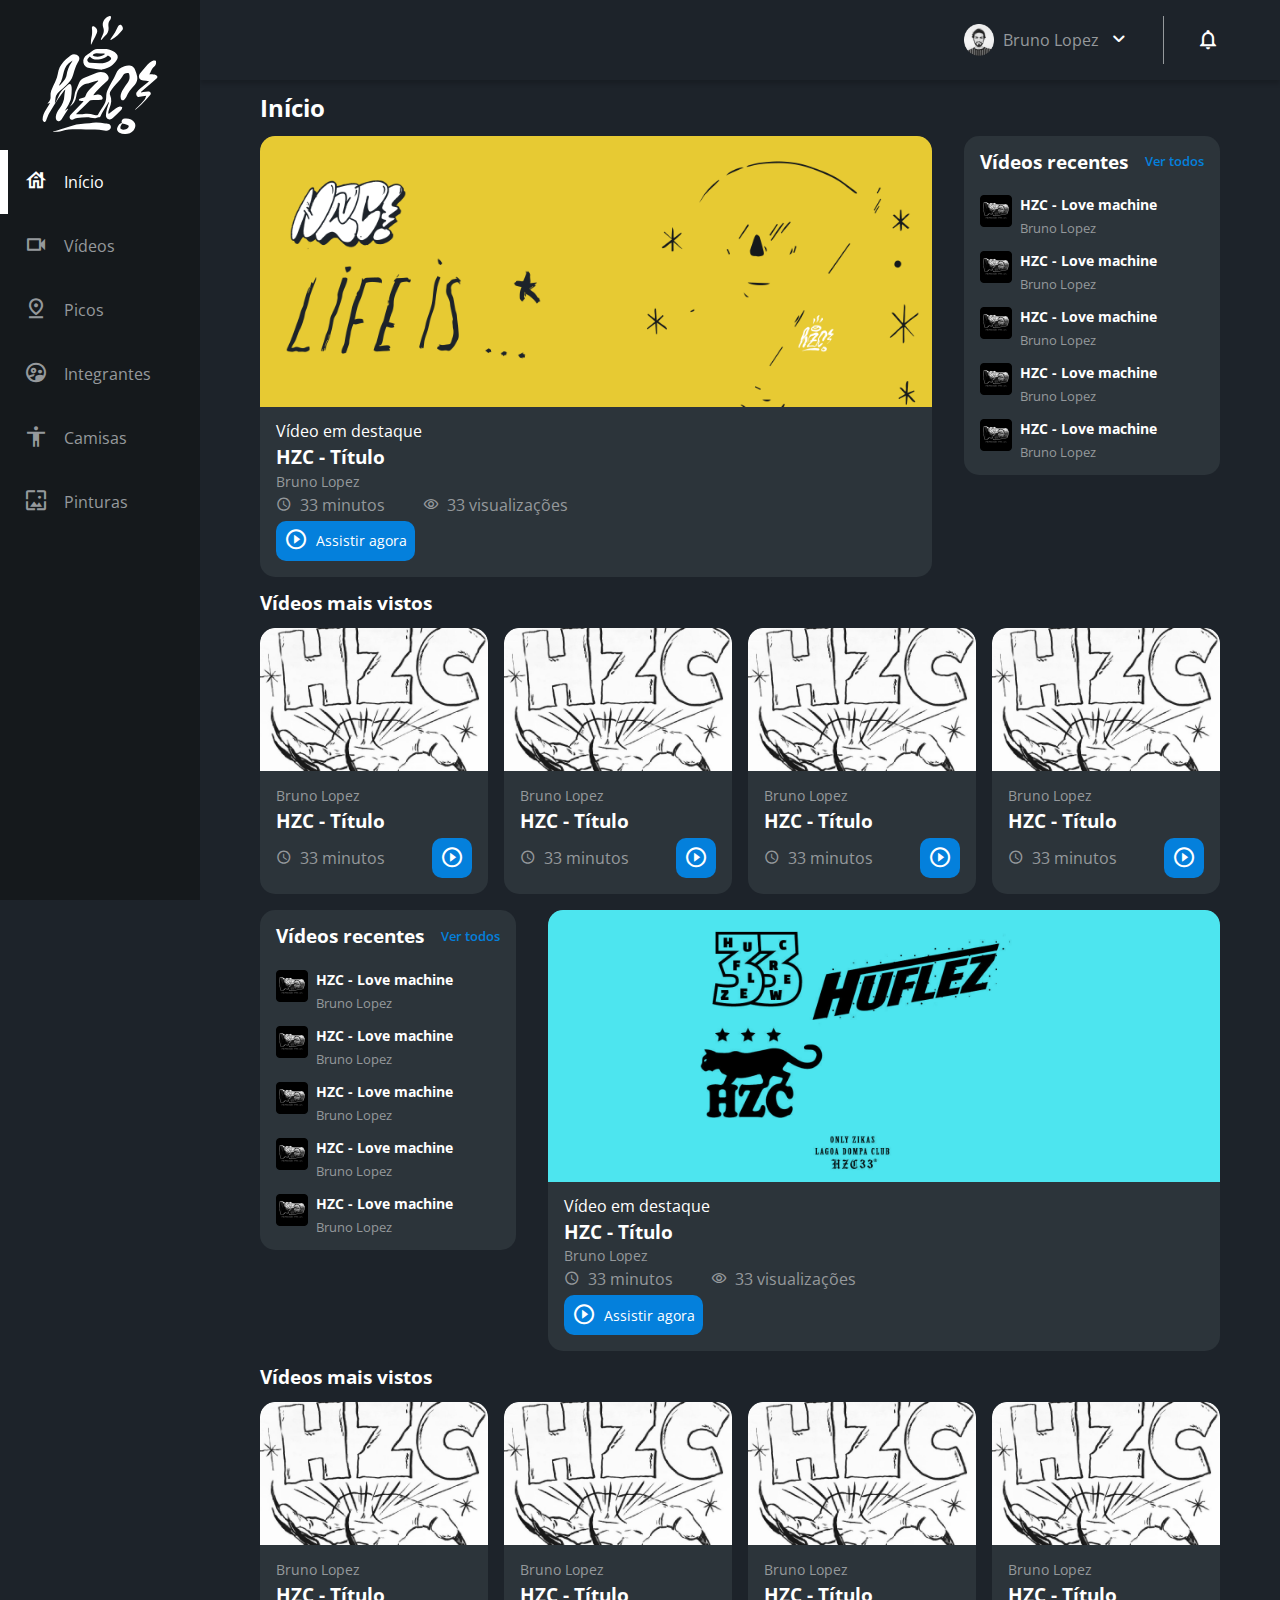
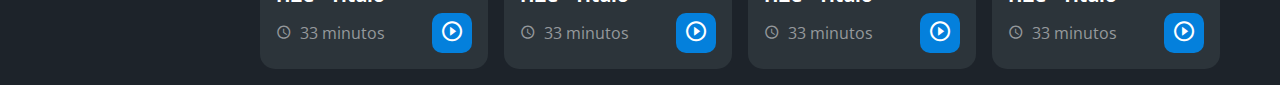
<file: index.html>
<!DOCTYPE html>
<html lang="pt-br">
<head>
    <meta charset="UTF-8">
    <meta http-equiv="X-UA-Compatible" content="IE=edge">
    <meta name="viewport" content="width=device-width, initial-scale=1.0">
    <title>HZC | Home</title>
    <link rel="preconnect" href="https://fonts.googleapis.com">
    <link rel="preconnect" href="https://fonts.gstatic.com" crossorigin>
    <link rel="stylesheet" href="https://fonts.googleapis.com/css2?family=Open+Sans:wght@400;600;700&display=swap">
    <link rel="stylesheet" href="assets/css/reset.css">
    <link rel="stylesheet" href="assets/css/estilos.css">
</head>
<body>
    <header class="cabecalho">
        <button class="cabecalho__menu" aria-label="Menu"><i></i></button>
        <img src="assets/img/logo.svg" alt="Logotipo da HZC" class="cabecalho__logo">
        <p class="cabecalho__perfil">Bruno Lopez</p>
        <button class="cabecalho__notificacao" aria-label="Notificação"><i></i></button>
    </header>
    <nav class="menu-lateral">
        <img src="assets/img/logo.svg" alt="Logotipo da HZC" class="menu-lateral__logo">
        <a href="#" class="menu-lateral__link menu-lateral__link--inicio menu-lateral__link--ativo">Início</a>
        <a href="#" class="menu-lateral__link menu-lateral__link--videos">Vídeos</a>
        <a href="#" class="menu-lateral__link menu-lateral__link--picos">Picos</a>
        <a href="#" class="menu-lateral__link menu-lateral__link--integrantes">Integrantes</a>
        <a href="#" class="menu-lateral__link menu-lateral__link--camisas">Camisas</a>
        <a href="#" class="menu-lateral__link menu-lateral__link--pinturas">Pinturas</a>
    </nav>
    <main class="principal">
        <h2 class="titulo-pagina">Início</h2>
        <article class="cartao cartao--destaque destaque-video">
            <img src="assets/img/banner-mobile_1.png" alt="Banner do cartao" class="cartao__imagem cartao__imagem--mobile">
            <img src="assets/img/banner_1.png" alt="Banner do cartao" class="cartao__imagem cartao__imagem--desktop">
            <div class="cartao__conteudo">
                <p class="cartao__destaque">Vídeo em destaque</p>
                <h3 class="cartao__titulo">HZC - Título</h3>
                <p class="cartao__perfil">Bruno Lopez</p>
                <p class="cartao__info cartao__info--tempo">33 minutos</p>
                <p class="cartao__info cartao__info--visualizacao">33 visualizações</p>
                <button class="cartao__botao cartao__botao--play cartao__botao--destaque">Assistir agora</button>
            </div>
        </article>
        <article class="cartao cartao--recentes videos-recentes">
            <h3 class="cartao__titulo">Vídeos recentes</h3>
            <a href="#" class="cartao__link">Ver todos</a>
            <ul class="cartao__lista">
                <li class="cartao__item">
                    <img src="assets/img/miniatura_1.png" alt="Thumbnail" class="cartao__item-thumbnail">
                    <h4 class="cartao__item-titulo">HZC - Love machine</h4>
                    <p class="cartao__item-perfil">Bruno Lopez</p>
                </li>
                <li class="cartao__item">
                    <img src="assets/img/miniatura_1.png" alt="Thumbnail" class="cartao__item-thumbnail">
                    <h4 class="cartao__item-titulo">HZC - Love machine</h4>
                    <p class="cartao__item-perfil">Bruno Lopez</p>
                </li>
                <li class="cartao__item">
                    <img src="assets/img/miniatura_1.png" alt="Thumbnail" class="cartao__item-thumbnail">
                    <h4 class="cartao__item-titulo">HZC - Love machine</h4>
                    <p class="cartao__item-perfil">Bruno Lopez</p>
                </li>
                <li class="cartao__item">
                    <img src="assets/img/miniatura_1.png" alt="Thumbnail" class="cartao__item-thumbnail">
                    <h4 class="cartao__item-titulo">HZC - Love machine</h4>
                    <p class="cartao__item-perfil">Bruno Lopez</p>
                </li>
                <li class="cartao__item">
                    <img src="assets/img/miniatura_1.png" alt="Thumbnail" class="cartao__item-thumbnail">
                    <h4 class="cartao__item-titulo">HZC - Love machine</h4>
                    <p class="cartao__item-perfil">Bruno Lopez</p>
                </li>
            </ul>
        </article>
        <section class="secao secao-videos">
            <h3 class="titulo-secao">Vídeos mais vistos</h3>
            <article class="cartao">
                <img src="assets/img/video_1.png" alt="Vídeo" class="cartao__imagem">
                <div class="cartao__conteudo">
                    <p class="cartao__perfil">Bruno Lopez</p>
                    <h3 class="cartao__titulo">HZC - Título</h3>
                    <p class="cartao__info cartao__info--tempo">33 minutos</p>
                    <button class="cartao__botao cartao__botao--play" aria-label="Assistir agora"></button>
                </div>
            </article>
            <article class="cartao">
                <img src="assets/img/video_1.png" alt="Vídeo" class="cartao__imagem">
                <div class="cartao__conteudo">
                    <p class="cartao__perfil">Bruno Lopez</p>
                    <h3 class="cartao__titulo">HZC - Título</h3>
                    <p class="cartao__info cartao__info--tempo">33 minutos</p>
                    <button class="cartao__botao cartao__botao--play" aria-label="Assistir agora"></button>
                </div>
            </article>
            <article class="cartao">
                <img src="assets/img/video_1.png" alt="Vídeo" class="cartao__imagem">
                <div class="cartao__conteudo">
                    <p class="cartao__perfil">Bruno Lopez</p>
                    <h3 class="cartao__titulo">HZC - Título</h3>
                    <p class="cartao__info cartao__info--tempo">33 minutos</p>
                    <button class="cartao__botao cartao__botao--play" aria-label="Assistir agora"></button>
                </div>
            </article>
            <article class="cartao">
                <img src="assets/img/video_1.png" alt="Vídeo" class="cartao__imagem">
                <div class="cartao__conteudo">
                    <p class="cartao__perfil">Bruno Lopez</p>
                    <h3 class="cartao__titulo">HZC - Título</h3>
                    <p class="cartao__info cartao__info--tempo">33 minutos</p>
                    <button class="cartao__botao cartao__botao--play" aria-label="Assistir agora"></button>
                </div>
            </article>
        </section>
        <article class="cartao cartao--recentes produtos-recentes">
            <h3 class="cartao__titulo">Vídeos recentes</h3>
            <a href="#" class="cartao__link">Ver todos</a>
            <ul class="cartao__lista">
                <li class="cartao__item">
                    <img src="assets/img/miniatura_1.png" alt="Thumbnail" class="cartao__item-thumbnail">
                    <h4 class="cartao__item-titulo">HZC - Love machine</h4>
                    <p class="cartao__item-perfil">Bruno Lopez</p>
                </li>
                <li class="cartao__item">
                    <img src="assets/img/miniatura_1.png" alt="Thumbnail" class="cartao__item-thumbnail">
                    <h4 class="cartao__item-titulo">HZC - Love machine</h4>
                    <p class="cartao__item-perfil">Bruno Lopez</p>
                </li>
                <li class="cartao__item">
                    <img src="assets/img/miniatura_1.png" alt="Thumbnail" class="cartao__item-thumbnail">
                    <h4 class="cartao__item-titulo">HZC - Love machine</h4>
                    <p class="cartao__item-perfil">Bruno Lopez</p>
                </li>
                <li class="cartao__item">
                    <img src="assets/img/miniatura_1.png" alt="Thumbnail" class="cartao__item-thumbnail">
                    <h4 class="cartao__item-titulo">HZC - Love machine</h4>
                    <p class="cartao__item-perfil">Bruno Lopez</p>
                </li>
                <li class="cartao__item">
                    <img src="assets/img/miniatura_1.png" alt="Thumbnail" class="cartao__item-thumbnail">
                    <h4 class="cartao__item-titulo">HZC - Love machine</h4>
                    <p class="cartao__item-perfil">Bruno Lopez</p>
                </li>
            </ul>
        </article>
        <article class="cartao cartao--destaque destaque-produtos">
            <img src="assets/img/banner-mobile_2.png" alt="Banner do cartao" class="cartao__imagem cartao__imagem--mobile">
            <img src="assets/img/banner_2.png" alt="Banner do cartao" class="cartao__imagem cartao__imagem--desktop">
            <div class="cartao__conteudo">
                <p class="cartao__destaque">Vídeo em destaque</p>
                <h3 class="cartao__titulo">HZC - Título</h3>
                <p class="cartao__perfil">Bruno Lopez</p>
                <p class="cartao__info cartao__info--tempo">33 minutos</p>
                <p class="cartao__info cartao__info--visualizacao">33 visualizações</p>
                <button class="cartao__botao cartao__botao--play cartao__botao--destaque">Assistir agora</button>
            </div>
        </article>
        <section class="secao secao-produtos">
            <h3 class="titulo-secao">Vídeos mais vistos</h3>
            <article class="cartao">
                <img src="assets/img/video_1.png" alt="Vídeo" class="cartao__imagem">
                <div class="cartao__conteudo">
                    <p class="cartao__perfil">Bruno Lopez</p>
                    <h3 class="cartao__titulo">HZC - Título</h3>
                    <p class="cartao__info cartao__info--tempo">33 minutos</p>
                    <button class="cartao__botao cartao__botao--play" aria-label="Assistir agora"></button>
                </div>
            </article>
            <article class="cartao">
                <img src="assets/img/video_1.png" alt="Vídeo" class="cartao__imagem">
                <div class="cartao__conteudo">
                    <p class="cartao__perfil">Bruno Lopez</p>
                    <h3 class="cartao__titulo">HZC - Título</h3>
                    <p class="cartao__info cartao__info--tempo">33 minutos</p>
                    <button class="cartao__botao cartao__botao--play" aria-label="Assistir agora"></button>
                </div>
            </article>
            <article class="cartao">
                <img src="assets/img/video_1.png" alt="Vídeo" class="cartao__imagem">
                <div class="cartao__conteudo">
                    <p class="cartao__perfil">Bruno Lopez</p>
                    <h3 class="cartao__titulo">HZC - Título</h3>
                    <p class="cartao__info cartao__info--tempo">33 minutos</p>
                    <button class="cartao__botao cartao__botao--play" aria-label="Assistir agora"></button>
                </div>
            </article>
            <article class="cartao">
                <img src="assets/img/video_1.png" alt="Vídeo" class="cartao__imagem">
                <div class="cartao__conteudo">
                    <p class="cartao__perfil">Bruno Lopez</p>
                    <h3 class="cartao__titulo">HZC - Título</h3>
                    <p class="cartao__info cartao__info--tempo">33 minutos</p>
                    <button class="cartao__botao cartao__botao--play" aria-label="Assistir agora"></button>
                </div>
            </article>
        </section>
    </main>
    <script src="index.js"></script>
</body>
</html>
</file>
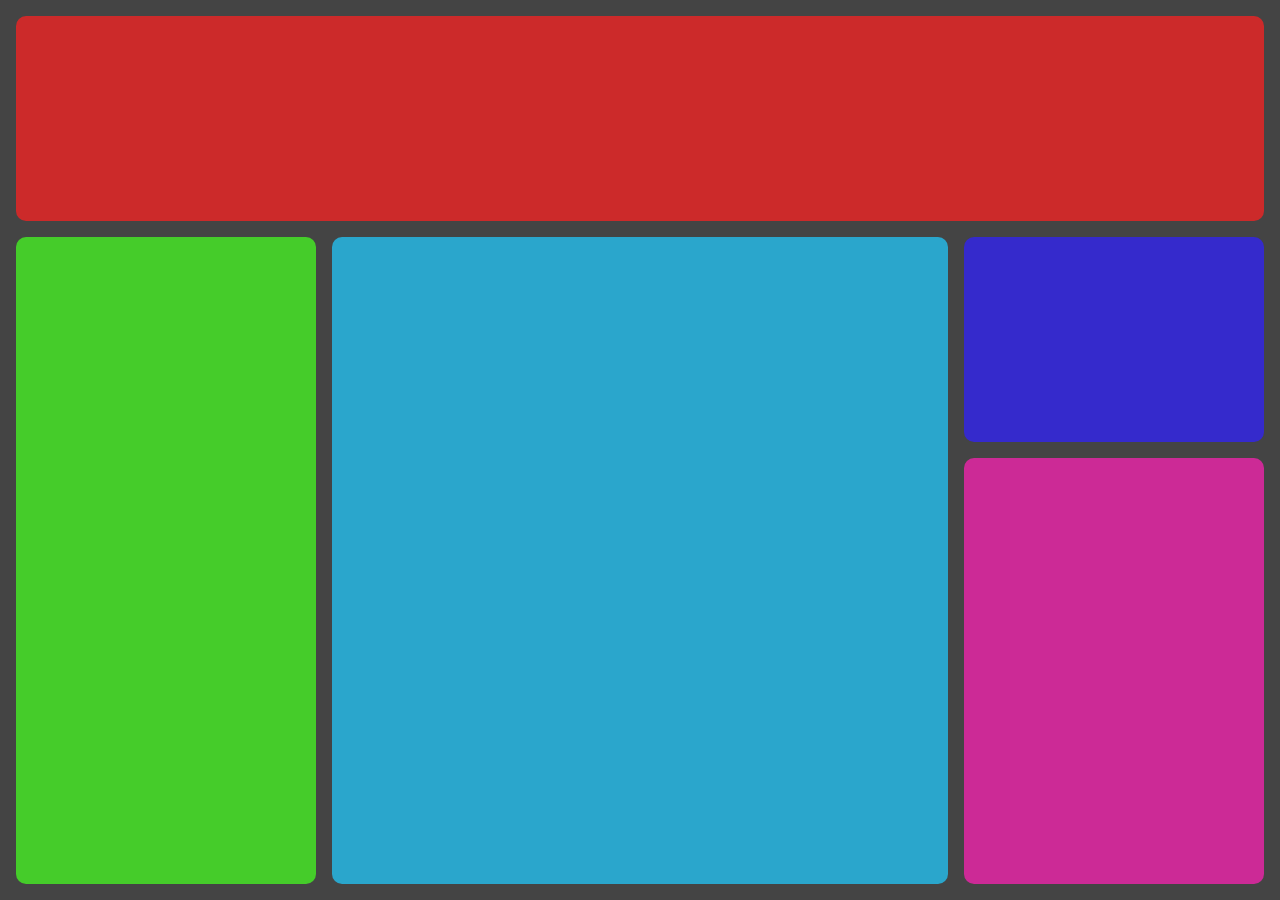
<file: exercicio-grid/index.html>
<!DOCTYPE html>
<html lang="pt-br">
<head>
    <meta charset="UTF-8">
    <meta http-equiv="X-UA-Compatible" content="IE=edge">
    <meta name="viewport" content="width=device-width, initial-scale=1.0">
    <link rel="stylesheet" href="reset.css">
    <link rel="stylesheet" href="style.css">
    <title>Praticando Grid</title>
</head>
<body class="corpo">
    <header class="cabecalho"></header>
    <nav class="lateral"></nav>
    <section class="meio"></section>
    <section class="direita-cima"></section>
    <section class="direita-baixo"></section>
</body>
</html>
</file>
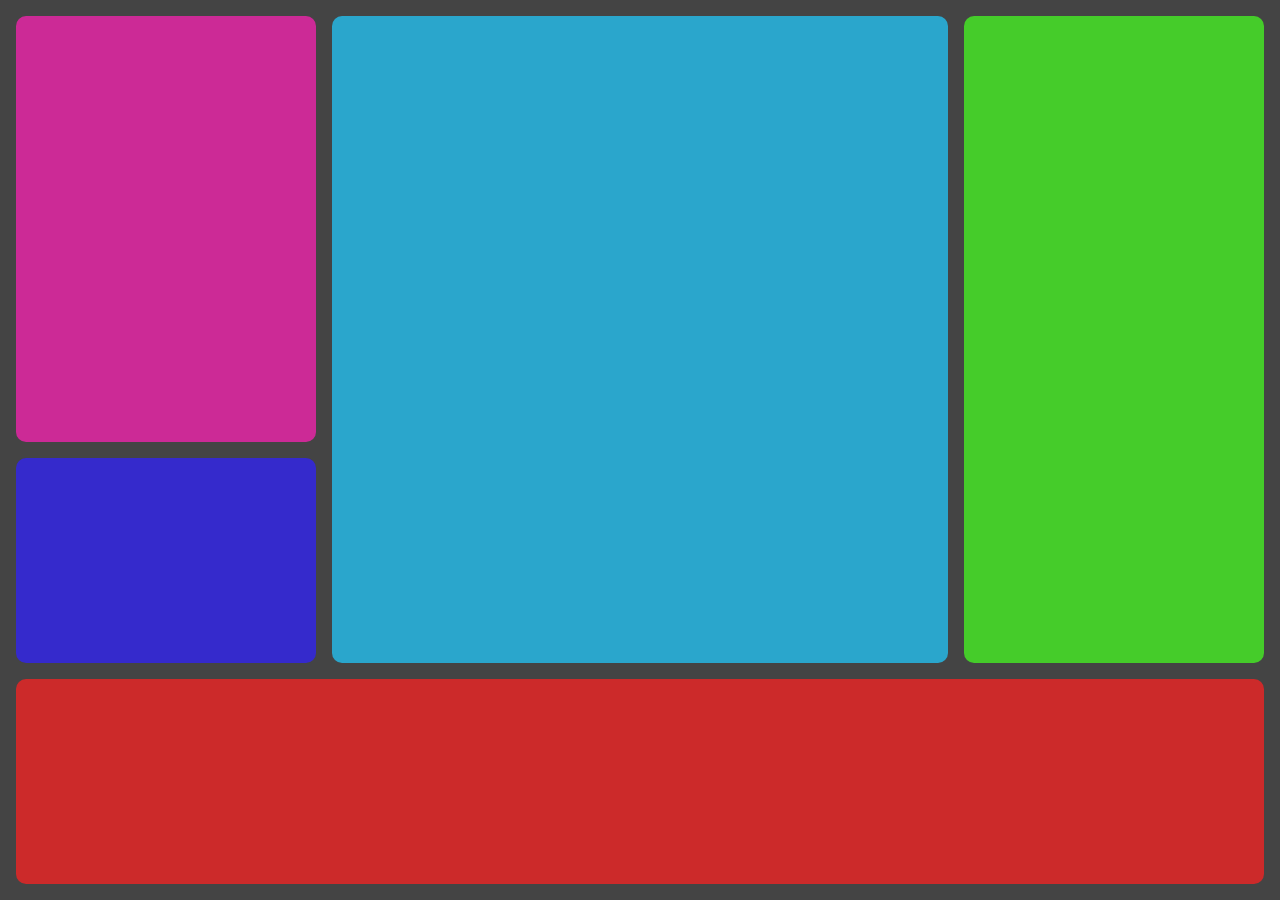
<file: exercicio-grid2/index.html>
<!DOCTYPE html>
<html lang="pt-br">
<head>
    <meta charset="UTF-8">
    <meta http-equiv="X-UA-Compatible" content="IE=edge">
    <meta name="viewport" content="width=device-width, initial-scale=1.0">
    <link rel="stylesheet" href="reset.css">
    <link rel="stylesheet" href="style.css">
    <title>Praticando Grid</title>
</head>
    <body class="corpo">
        <header class="cabecalho"></header>
        <nav class="lateral"></nav>
        <section class="meio"></section>
        <section class="direita-cima"></section>
        <section class="direita-baixo"></section>
    </body>
    </html>
</file>
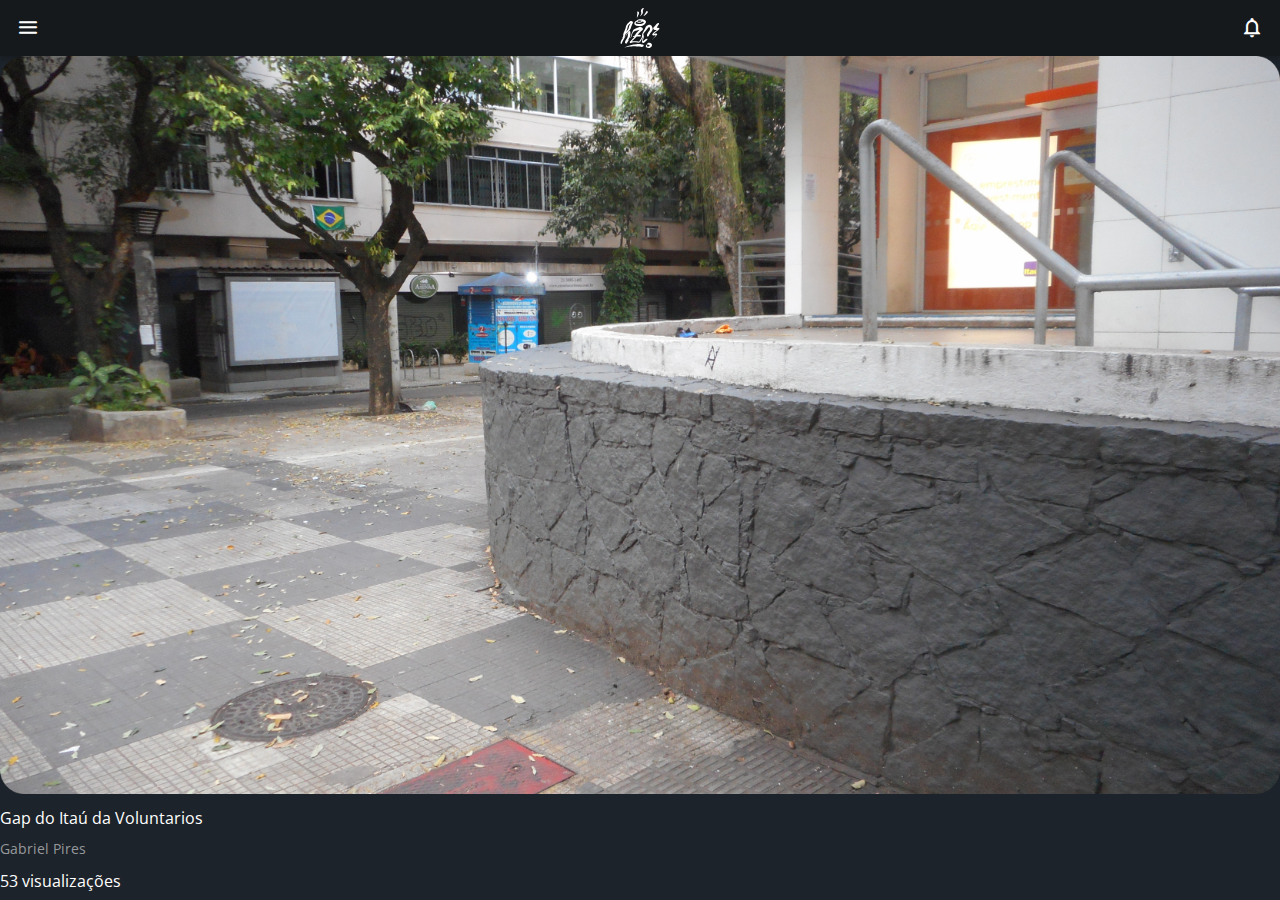
<file: pico.html>
<!DOCTYPE html>
<html lang="pt-br">
<head>
    <meta charset="UTF-8">
    <meta http-equiv="X-UA-Compatible" content="IE=edge">
    <meta name="viewport" content="width=device-width, initial-scale=1.0">
    <title>HZC | Pico</title>
    <link rel="preconnect" href="https://fonts.googleapis.com">
    <link rel="preconnect" href="https://fonts.gstatic.com" crossorigin>
    <link rel="stylesheet" href="https://fonts.googleapis.com/css2?family=Open+Sans:wght@400;600;700&display=swap">
    <link rel="stylesheet" href="assets/css/reset.css">
    <link rel="stylesheet" href="assets/css/estilos-pico.css">
</head>
<body>
    <header class="cabecalho">
        <button class="cabecalho__menu" aria-label="Menu"><i></i></button>
        <img src="assets/img/logo.svg" alt="Logotipo da HZC" class="cabecalho__logo">
        <p class="cabecalho__perfil">Gabriel Pires</p>
        <button class="cabecalho__notificacao" aria-label="Notificação"><i></i></button>
    </header>
    <nav class="menu-lateral">
        <img src="assets/img/logo.svg" alt="Logotipo da HZC" class="menu-lateral__logo">
        <a href="#" class="menu-lateral__link menu-lateral__link--inicio">Início</a>
        <a href="#" class="menu-lateral__link menu-lateral__link--videos">Vídeos</a>
        <a href="#" class="menu-lateral__link menu-lateral__link--picos menu-lateral__link--ativo">Picos</a>
        <a href="#" class="menu-lateral__link menu-lateral__link--integrantes">Integrantes</a>
        <a href="#" class="menu-lateral__link menu-lateral__link--camisas">Camisas</a>
        <a href="#" class="menu-lateral__link menu-lateral__link--pinturas">Pinturas</a>
    </nav>
    <main class="principal">
        <section class="pico__principal">
            <img src="assets/img/artigo_1.png" alt="" class="imagem__principal">
            <h1 class="pico__nome">Gap do Itaú da Voluntarios</h1>
            <p class="pico__perfil">Gabriel Pires</p>
            <p class="pico__visualizacoes">53 visualizações</p>

        </section>
    </main>
    <script src="index.js"></script>
</body>
</html>
</file>
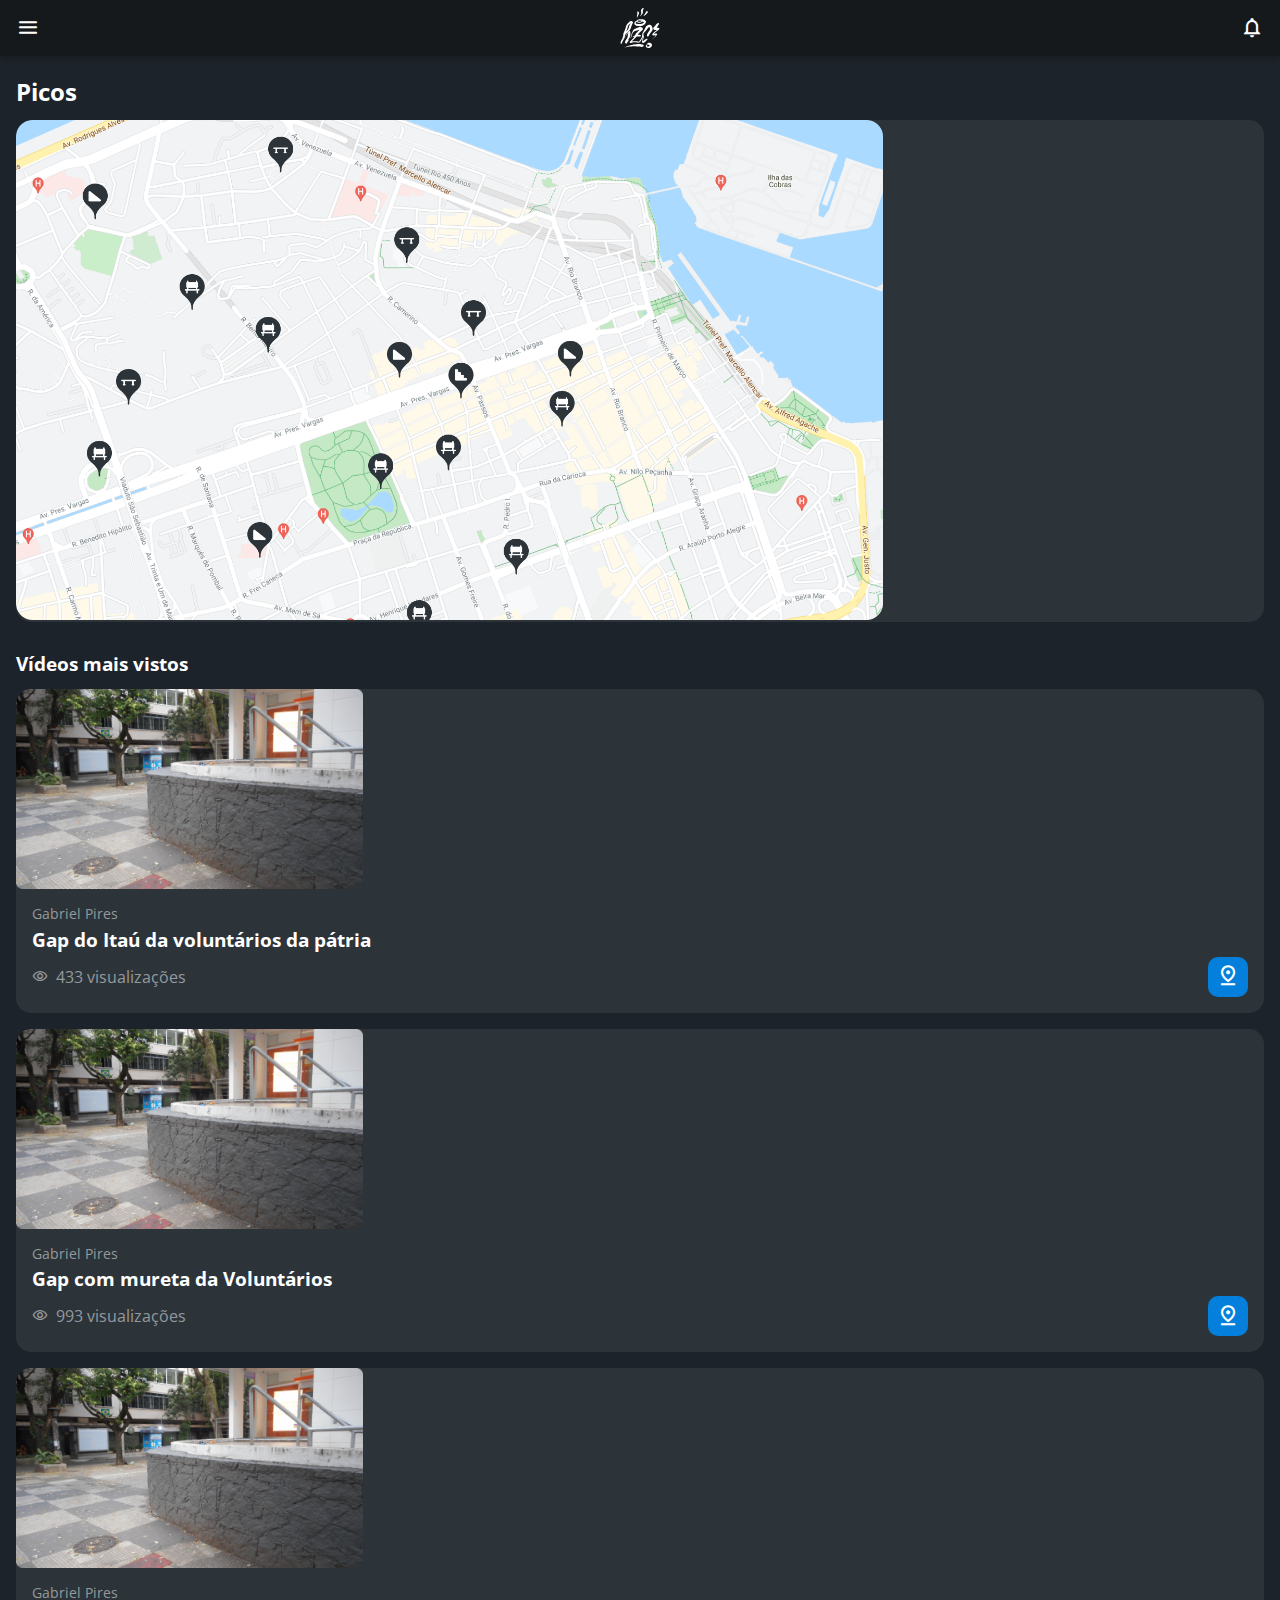
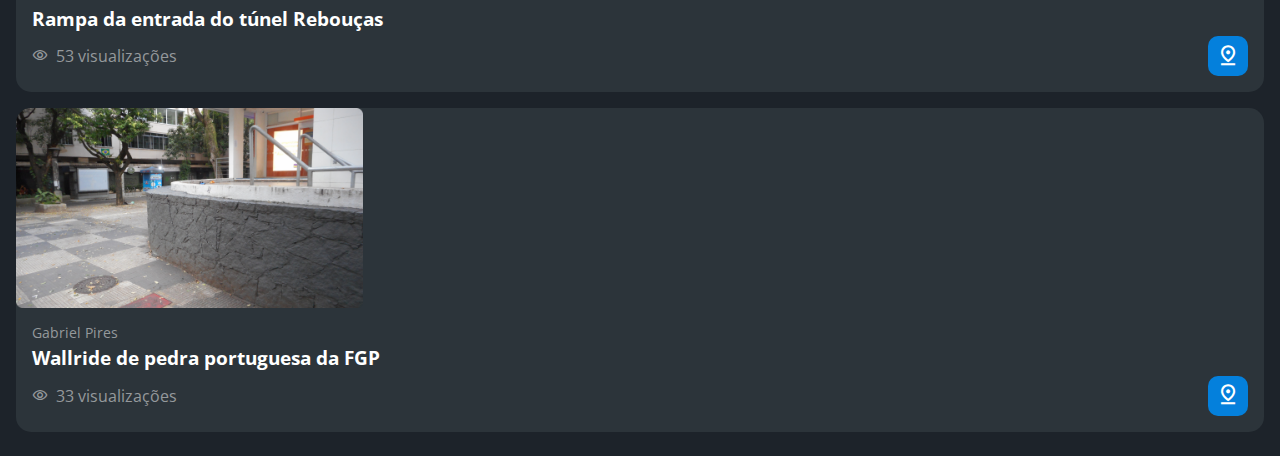
<file: picos.html>
<!DOCTYPE html>
<html lang="pt-br">
<head>
    <meta charset="UTF-8">
    <meta http-equiv="X-UA-Compatible" content="IE=edge">
    <meta name="viewport" content="width=device-width, initial-scale=1.0">
    <title>HZC | Picos</title>
    <link rel="preconnect" href="https://fonts.googleapis.com">
    <link rel="preconnect" href="https://fonts.gstatic.com" crossorigin>
    <link rel="stylesheet" href="https://fonts.googleapis.com/css2?family=Open+Sans:wght@400;600;700&display=swap">
    <link rel="stylesheet" href="assets/css/reset.css">
    <link rel="stylesheet" href="assets/css/estilos-picos.css">
</head>
<body>
    <header class="cabecalho">
        <button class="cabecalho__menu" aria-label="Menu"><i></i></button>
        <img src="assets/img/logo.svg" alt="Logotipo da HZC" class="cabecalho__logo">
        <p class="cabecalho__perfil">Gabriel Pires</p>
        <button class="cabecalho__notificacao" aria-label="Notificação"><i></i></button>
    </header>
    <nav class="menu-lateral">
        <img src="assets/img/logo.svg" alt="Logotipo da HZC" class="menu-lateral__logo">
        <a href="#" class="menu-lateral__link menu-lateral__link--inicio">Início</a>
        <a href="#" class="menu-lateral__link menu-lateral__link--videos">Vídeos</a>
        <a href="#" class="menu-lateral__link menu-lateral__link--picos menu-lateral__link--ativo" >Picos</a>
        <a href="#" class="menu-lateral__link menu-lateral__link--integrantes">Integrantes</a>
        <a href="#" class="menu-lateral__link menu-lateral__link--camisas">Camisas</a>
        <a href="#" class="menu-lateral__link menu-lateral__link--pinturas">Pinturas</a>
    </nav>
    <main class="principal">
        <h2 class="titulo-pagina">Picos</h2>
        <article class="cartao cartao--destaque destaque-video">
            <img src="assets/img/mapa-picos.png" alt="Banner do cartao" class="cartao__imagem--destaque cartao__imagem--mobile">
            <img src="assets/img/mapa-picos.png" alt="Banner do cartao" class="cartao__imagem--destaque cartao__imagem--desktop">
        </article>

        <article class="cartao cartao--recentes videos-recentes">
            <h3 class="cartao__titulo">Favoritos</h3>
            <a href="#" class="cartao__link">Ver todos</a>
            <ul class="cartao__lista">
                <li class="cartao__item">
                    <img src="assets/img/miniatura_1.png" alt="Thumbnail" class="cartao__item-thumbnail">
                    <h4 class="cartao__item-titulo">Wallride da FGP</h4>
                    <p class="cartao__item-perfil">Júlia Fonseca</p>
                </li>
                <li class="cartao__item">
                    <img src="assets/img/miniatura_2.png" alt="Thumbnail" class="cartao__item-thumbnail">
                    <h4 class="cartao__item-titulo">Borda de Valores</h4>
                    <p class="cartao__item-perfil">Júlia Fonseca</p>
                </li>
                <li class="cartao__item">
                    <img src="assets/img/miniatura_3.png" alt="Thumbnail" class="cartao__item-thumbnail">
                    <h4 class="cartao__item-titulo">Wallride da Rebouças</h4>
                    <p class="cartao__item-perfil">Júlia Fonseca</p>
                </li>
                <li class="cartao__item">
                    <img src="assets/img/miniatura_4.png" alt="Thumbnail" class="cartao__item-thumbnail">
                    <h4 class="cartao__item-titulo">Segundo setor da Praça Maua</h4>
                    <p class="cartao__item-perfil">Júlia Fonseca</p>
                </li>
                <li class="cartao__item">
                    <img src="assets/img/miniatura_5.png" alt="Thumbnail" class="cartao__item-thumbnail">
                    <h4 class="cartao__item-titulo">Borda de Valores</h4>
                    <p class="cartao__item-perfil">Júlia Fonseca</p>
                </li>
                <li class="cartao__item">
                    <img src="assets/img/miniatura_2.png" alt="Thumbnail" class="cartao__item-thumbnail">
                    <h4 class="cartao__item-titulo">Wallride do Rebouças</h4>
                    <p class="cartao__item-perfil">Júlia Fonseca</p>
                </li>
            </ul>
        </article>

        <section class="secao secao-videos">
            <h3 class="titulo-secao">Vídeos mais vistos</h3>
            <article class="cartao">
                <img src="assets/img/artigo_1.png" alt="Picos" class="cartao__imagem">
                <div class="cartao__conteudo">
                    <p class="cartao__perfil">Gabriel Pires</p>
                    <h3 class="cartao__titulo">Gap do Itaú da voluntários da pátria</h3>
                    <p class="cartao__info cartao__info--visualizacao">433 visualizações</p>
                    <a href="pico.html" class="cartao__link"><button class="cartao__botao cartao__botao--picos" aria-label="Assistir agora"></button></a>
                </div>
            </article>
            <article class="cartao">
                <img src="assets/img/artigo_1.png" alt="Picos" class="cartao__imagem">
                <div class="cartao__conteudo">
                    <p class="cartao__perfil">Gabriel Pires</p>
                    <h3 class="cartao__titulo">Gap com mureta da Voluntários</h3>
                    <p class="cartao__info cartao__info--visualizacao">993 visualizações</p>
                    <a href="pico.html" class="cartao__link"><button class="cartao__botao cartao__botao--picos" aria-label="Assistir agora"></button></a>
                </div>
            </article>
            <article class="cartao">
                <img src="assets/img/artigo_1.png" alt="Picos" class="cartao__imagem">
                <div class="cartao__conteudo">
                    <p class="cartao__perfil">Gabriel Pires</p>
                    <h3 class="cartao__titulo">Rampa da entrada do túnel Rebouças</h3>
                    <p class="cartao__info cartao__info--visualizacao">53 visualizações</p>
                    <a href="pico.html" class="cartao__link"><button class="cartao__botao cartao__botao--picos" aria-label="Assistir agora"></button></a>
                </div>
            </article>
            <article class="cartao">
                <img src="assets/img/artigo_1.png" alt="Picos" class="cartao__imagem">
                <div class="cartao__conteudo">
                    <p class="cartao__perfil">Gabriel Pires</p>
                    <h3 class="cartao__titulo">Wallride de pedra portuguesa da FGP</h3>
                    <p class="cartao__info cartao__info--visualizacao">33 visualizações</p>
                    <a href="pico.html" class="cartao__link"><button class="cartao__botao cartao__botao--picos" aria-label="Assistir agora"></button></a>
                </div>
            </article>
        </section>
    </main>
    <script src="index.js"></script>
</body>
</html>
</file>
<file: assets/css/estilos.css>
@font-face {
    font-family: 'icones';
    src: url(../font/icones.ttf);
}

body {
    background-color: #1D232A;
    font-family: 'Open Sans', 'icones', sans-serif;
    color: #FFFFFF;
}

@media screen and (min-width: 1000px) {
    body {
        display: grid;
        grid-template-columns: auto 1fr;
    }
}

.cabecalho {
    display: flex;
    justify-content: space-between;
    align-items: center;
    background-color: #15191C;
    padding: 8px 16px;
    box-shadow: 0px 4px 4px rgba(0, 0, 0, 0.16);
}

.cabecalho__menu i::before {
    content: "\e904";
    font-size: 24px;
}

.cabecalho__notificacao i::before {
    content: "\e906";
    font-size: 24px;
}

.cabecalho__logo {
    width: 40px;
}

.cabecalho__perfil {
    display: none;
}

@media screen and (min-width: 1000px) {
    .cabecalho {
        background-color: #1D232A;
        display: grid;
        column-gap: 32px;
        grid-template-columns: 1fr auto;
        padding: 16px 60px;
        height: 80px;
        box-sizing: border-box;
        grid-column: 2;
    }

    .cabecalho__menu {
        display: none;
    }

    .cabecalho__logo {
        display: none;
    }

    .cabecalho__perfil {
        display: grid;
        grid-template-columns: repeat(3, auto);
        column-gap: 8px;
        align-items: center;
        justify-self: flex-end;
        color: #95999C;
        padding: 8px 32px;
        border-right: 1px solid #95999C;
    }

    .cabecalho__perfil::before {
        content: "";
        display: block;
        width: 32px;
        height: 32px;
        background-image: url(../img/profile_2.png);
        background-size: contain;
        background-repeat: no-repeat;
        background-position: center;
    }

    .cabecalho__perfil::after {
        content: "\e90d";
        color: #FFFFFF;
        font-size: 1.5rem;
    }
}

.menu-lateral {
    display: flex;
    flex-direction: column;
    background-color: #15191C;
    width: 75vw;
    height: 100vh;

    position: absolute;
    left: -100vw;
    transition: .25s;
}

.menu-lateral--ativo {
    left: 0;
    transition: .25s;
}

.menu-lateral__logo {
    width: 118px;
    align-self: center;
    padding: 16px;
}

.menu-lateral__link {
    height: 64px;
    color: #95999C;
    padding-left: 64px;
    display: flex;
    align-items: center;
}

.menu-lateral__link--ativo {
    color: #FFFFFF;
    padding-left: 56px;
    border-left: 8px solid #FFFFFF;
}

.menu-lateral__link::before {
    content: "\e900";
    width: 24px;
    height: 24px;
    font-size: 24px;
    position: absolute;
    left: 24px;
}

.menu-lateral__link--inicio::before {
    content: "\e902";
}

.menu-lateral__link--videos::before {
    content: "\e90e";
}

.menu-lateral__link--picos::before {
    content: "\e909";
}

.menu-lateral__link--integrantes::before {
    content: "\e903";
}

.menu-lateral__link--camisas::before {
    content: "\e900";
}

.menu-lateral__link--pinturas::before {
    content: "\e90a";
}

@media screen and (min-width: 1000px) {
    .menu-lateral {
        position: static;
        width: 200px;
        grid-column: 1;
        grid-row: 1 / span 2;
    }
}

.principal {
    padding: 24px 16px;
    display: grid;
    gap: 16px;
}

.titulo-pagina {
    font-size: 1.5rem;
    font-weight: 700;
}

.titulo-secao {
    font-size: 1.2rem;
    font-weight: 700;
}

@media screen and (min-width: 1000px) {
    .principal {
        display: grid;
        grid-template-columns: auto 1fr auto;
        grid-template-areas: 
            "titulo-pagina titulo-pagina titulo-pagina"
            "destaque-video destaque-video videos-recentes"
            "secao-videos secao-videos secao-videos"
            "produtos-recentes destaque-produtos destaque-produtos"
            "secao-produtos secao-produtos secao-produtos"       
        ;
        column-gap: 32px;
        padding: 16px 60px;
        grid-column: 2;
    }

    .titulo-secao {
        grid-column: span 4;
    }
}

.cartao {
    width: 100%;
    border-radius: 15px;
    overflow: hidden;
    background-color: #2C343A;
}

.cartao__imagem--desktop {
    display: none;
}

.cartao--destaque {
    margin-bottom: 16px;
}

.cartao__conteudo {
    padding: 16px;
    display: grid;
    grid-template-columns: auto 1fr;
    gap: 8px;
}

.cartao__destaque {
    grid-column: span 2;
}

.cartao__titulo {
    font-size: 1.2rem;
    font-weight: 700;
    grid-column: span 2;
}

.cartao__perfil {
    color: #95999C;
    font-size: 0.9rem;
    grid-column: span 2;
}

.cartao__info {
    display: flex;
    align-items: center;
    color: #95999C;
}

.cartao__info--tempo::before {
    content: "\e90c";
    margin-right: 8px;    
}

.cartao__info--visualizacao::before {
    content: "\e90f";
    margin-right: 8px;    
}

.cartao__botao {
    display: flex;
    justify-content: center;
    align-items: center;
    background-color: #0480DC;
    width: 40px;
    height: 40px;
    border-radius: 10px;
    font-size: 0.9rem;
    justify-self: flex-end;
}

.cartao__botao--play::before {
    content: "\e90b";
    font-size: 24px;
}

.cartao__botao--destaque {
    width: 100%;
    grid-column: span 2;
}

.cartao__botao--destaque::before {
    margin-right: 8px;
}

.cartao--recentes {
    display: none;
}

@media screen and (min-width: 1000px) {
    .cartao--destaque {
        margin-bottom: 0;
    }

    .cartao__imagem--mobile {
        display: none;
    }

    .cartao__imagem--desktop {
        display: block;
    }

    .cartao__botao--destaque {
        grid-column: auto;
        padding: 16px 8px;
    }

    .cartao--recentes {
        display: grid;
        grid-template-columns: auto auto;
        align-items: center;
        row-gap: 24px;
        width: 256px;
        padding: 16px;
        box-sizing: border-box;
        align-self: flex-start;
    }

    .cartao--recentes .cartao__titulo {
        grid-column: auto;
    }

    .cartao__link {
        font-size: 0.8rem;
        font-weight: 600;
        color: #0480DC;
        justify-self: flex-end;
    }
    
    .cartao__lista {
        display: grid;
        row-gap: 16px;
        grid-column: span 2;
    }

    .cartao__item {
        display: grid;
        grid-template-columns: auto 1fr;
        gap: 8px;
    }

    .cartao__item-thumbnail {
        width: 32px;
        grid-row: span 2;
    }

    .cartao__item-titulo {
        font-size: 0.9rem;
        line-height: 1.2rem;
        font-weight: 700;
    }

    .cartao__item-perfil {
        font-size: 0.8rem;
        color: #95999C;
    }
}

.secao {
    display: grid;
    gap: 16px;
}

@media screen and (min-width: 1000px) {
    .secao {
        grid-template-columns: repeat(4, 1fr);
    }

    .destaque-video {
        grid-area: destaque-video;
    }
    
    .videos-recentes {
        grid-area: videos-recentes;
    }
    
    .secao-videos {
        grid-area: secao-videos;
    }
    
    .destaque-produtos {
        grid-area: destaque-produtos;
    }
    
    .produtos-recentes {
        grid-area: produtos-recentes;
    }
    
    .secao-produtos {
        grid-area: secao-produtos;
    }
}
</file>
<file: exercicio-grid/style.css>
* {
    margin: 0;
    padding: 0;
    box-sizing: border-box;
}

.corpo {
    background-color: #444444;
    padding: 8px;
    width: 100vw;
    height: 100vh;

    display: grid;
    grid-template-columns: 1fr 1fr 1fr 1fr;
    grid-template-rows: 1fr 1fr 1fr 1fr;
}

.cabecalho {
    background-color: #cc2a2a;
    border-radius: 10px;
    min-width: 50px;
    min-height: 50px;
    margin: 8px;

    grid-column: span 4;
}

.lateral {
    background-color: #45cc2a;
    border-radius: 10px;
    min-width: 50px;
    min-height: 50px;
    margin: 8px;

    grid-row: span 3;
}

.meio {
    background-color: #2aa6cc;
    border-radius: 10px;
    min-width: 50px;
    min-height: 50px;
    margin: 8px;

    grid-column: span 2;
    grid-row: span 3;
}

.direita-cima {
    background-color: #352acc;
    border-radius: 10px;
    min-width: 50px;
    min-height: 50px;
    margin: 8px;
}

.direita-baixo {
    background-color: #cc2a96;
    border-radius: 10px;
    min-width: 50px;
    min-height: 50px;
    margin: 8px;
    grid-row: span 2;
}
</file>
<file: exercicio-grid2/style.css>
* {
    margin: 0;
    padding: 0;
    box-sizing: border-box;
}

.corpo {
    background-color: #444444;
    padding: 16px;
    width: 100vw;
    height: 100vh;
    display: grid;
    grid-template-columns: 1fr 1fr 1fr 1fr;
    grid-template-rows: 1fr 1fr 1fr 1fr;
    gap: 16px;
}

.cabecalho {
    background-color: #cc2a2a;
    border-radius: 10px;
    min-width: 50px;
    min-height: 50px;
    grid-column: span 4;
}

.lateral {
    background-color: #45cc2a;
    border-radius: 10px;
    min-width: 50px;
    min-height: 50px;
    grid-column: 4;
    grid-row: 1 / span 3;
}

.meio {
    background-color: #2aa6cc;
    border-radius: 10px;
    min-width: 50px;
    min-height: 50px;
    grid-column: 2 / span 2;
    grid-row: 1 / span 3;
}

.direita-cima {
    background-color: #352acc;
    border-radius: 10px;
    min-width: 50px;
    min-height: 50px;

    grid-row: 3;
}

.direita-baixo {
    background-color: #cc2a96;
    border-radius: 10px;
    min-width: 50px;
    min-height: 50px;
    grid-row: 1 / span 2;
}
</file>
<file: assets/css/estilos-pico.css>
@font-face {
    font-family: 'icones';
    src: url(../font/icones.ttf);
}

body {
    background-color: #1D232A;
    font-family: 'Open Sans', 'icones', sans-serif;
    color: #FFFFFF;
}

@media screen and (min-width: 1440px) {
    body {
        display: grid;
        grid-template-columns: auto 1fr;
    }
}

.cabecalho {
    display: flex;
    justify-content: space-between;
    align-items: center;
    background-color: #15191C;
    padding: 8px 16px;
    box-shadow: 0px 4px 4px rgba(0, 0, 0, 0.16);
}

.cabecalho__menu i::before {
    content: "\e904";
    font-size: 24px;
}

.cabecalho__notificacao i::before {
    content: "\e906";
    font-size: 24px;
}

.cabecalho__logo {
    width: 40px;
}

.cabecalho__perfil {
    display: none;
}

@media screen and (min-width: 1440px) {
    .cabecalho {
        background-color: #1D232A;
        display: grid;
        column-gap: 32px;
        grid-template-columns: 1fr auto;
        padding: 16px 60px;
        height: 80px;
        box-sizing: border-box;
        grid-column: 2;
    }

    .cabecalho__menu {
        display: none;
    }

    .cabecalho__logo {
        display: none;
    }

    .cabecalho__perfil {
        display: grid;
        grid-template-columns: repeat(3, auto);
        column-gap: 8px;
        align-items: center;
        justify-self: flex-end;
        color: #95999C;
        padding: 8px 32px;
        border-right: 1px solid #95999C;
    }

    .cabecalho__perfil::before {
        content: "";
        display: block;
        width: 32px;
        height: 32px;
        background-image: url(../img/profile_2.png);
        background-size: contain;
        background-repeat: no-repeat;
        background-position: center;
    }

    .cabecalho__perfil::after {
        content: "\e90d";
        color: #FFFFFF;
        font-size: 1.5rem;
    }
}

.menu-lateral {
    display: flex;
    flex-direction: column;
    background-color: #15191C;
    width: 75vw;
    height: 100vh;

    position: absolute;
    left: -100vw;
    transition: .25s;
}

.menu-lateral--ativo {
    left: 0;
    transition: .25s;
}

.menu-lateral__logo {
    width: 118px;
    align-self: center;
    padding: 16px;
}

.menu-lateral__link {
    height: 64px;
    color: #95999C;
    padding-left: 64px;
    display: flex;
    align-items: center;
}

.menu-lateral__link--ativo {
    color: #FFFFFF;
    padding-left: 56px;
    border-left: 8px solid #FFFFFF;
}

.menu-lateral__link::before {
    content: "\e900";
    width: 24px;
    height: 24px;
    font-size: 24px;
    position: absolute;
    overflow: visible;
    left: 24px;
}

.menu-lateral__link--inicio::before {
    content: "\e902";
}

.menu-lateral__link--videos::before {
    content: "\e90e";
}

.menu-lateral__link--picos::before {
    content: "\e909";
}

.menu-lateral__link--integrantes::before {
    content: "\e903";
}

.menu-lateral__link--camisas::before {
    content: "\e900";
}

.menu-lateral__link--pinturas::before {
    content: "\e90a";
}

@media screen and (min-width: 1440px) {
    .menu-lateral {
        position: static;
        width: 200px;
        grid-column: 1;
        grid-row: 1 / span 2;
    }
}

.principal {
    display: grid;
    gap: 16px;
}

.titulo-pagina {
    font-size: 1.5rem;
    font-weight: 700;
}

.titulo-secao {
    font-size: 1.2rem;
    font-weight: 700;
}

@media screen and (min-width: 1440px) {
    .principal {
        display: grid;
        grid-template-columns: auto 1fr auto;
        grid-template-areas: 
            "titulo-pagina titulo-pagina titulo-pagina"
            "destaque-video destaque-video videos-recentes"
            "secao-videos secao-videos secao-videos"
            "produtos-recentes destaque-produtos destaque-produtos"
            "secao-produtos secao-produtos secao-produtos"       
        ;
        column-gap: 32px;
        padding: 16px 60px;
        grid-column: 2;
    }

    .titulo-secao {
        grid-column: span 4;
    }
}

.pico__principal {
    width: 100%;
    height: auto;

    display: grid;
    grid-template-columns: 1fr 1fr;
    grid-template-rows: auto auto auto;
    grid-gap: 16px;
}

.pico__nome{
    grid-column: span 2;
}

.pico__perfil {
    color: #95999C;
    font-size: 0.9rem;
    grid-column: span 2;
}

.pico__visualizacoes {
    
}

.imagem__principal {
    grid-column: span 2;
}

.cartao {
    width: 100%;
    border-radius: 15px;
    overflow: hidden;
    background-color: #2C343A;
}

.cartao__imagem {
    width: auto; 
    max-height: 200px; 
}

.cartao__imagem--destaque {
    width: auto; 
    max-height: 500px; 
}

.cartao__imagem--desktop {
    display: none;
}

.cartao--destaque {
    margin-bottom: 16px;
}

.cartao__conteudo {
    padding: 16px;
    display: grid;
    grid-template-columns: auto 1fr;
    gap: 8px;
}

.cartao__destaque {
    grid-column: span 2;
}

.cartao__titulo {
    font-size: 1.2rem;
    font-weight: 700;
    grid-column: span 2;
}

.cartao__perfil {
    color: #95999C;
    font-size: 0.9rem;
    grid-column: span 2;
}

.cartao__info {
    display: flex;
    align-items: center;
    color: #95999C;
}

.cartao__info--tempo::before {
    content: "\e90c";
    margin-right: 8px;    
}

.cartao__info--visualizacao::before {
    content: "\e90f";
    margin-right: 8px;    
}

.cartao__botao {
    display: flex;
    justify-content: center;
    align-items: center;
    background-color: #0480DC;
    width: 40px;
    height: 40px;
    border-radius: 10px;
    font-size: 0.9rem;
}

.cartao__link {
    justify-self: flex-end;
}

.cartao__botao--picos::before {
    content: "\e909";
    font-size: 24px;
}

.cartao__botao--destaque {
    width: 100%;
    grid-column: span 2;
}

.cartao__botao--destaque::before {
    margin-right: 8px;
}

.cartao--recentes {
    display: none;
}

@media screen and (min-width: 1440px) {
    .cartao--destaque {
        margin-bottom: 0;
    }

    .cartao__imagem--mobile {
        display: none;
    }

    .cartao__imagem--desktop {
        display: block;
    }

    .cartao__botao--destaque {
        grid-column: auto;
        padding: 16px 8px;
    }

    .cartao--recentes {
        display: grid;
        grid-template-columns: auto auto;
        align-items: center;
        row-gap: 24px;
        width: 256px;
        padding: 16px;
        box-sizing: border-box;
        align-self: flex-start;
    }

    .cartao--recentes .cartao__titulo {
        grid-column: auto;
    }

    .cartao__link {
        font-size: 0.8rem;
        font-weight: 600;
        color: #0480DC;
        justify-self: flex-end;
    }
    
    .cartao__lista {
        display: grid;
        row-gap: 16px;
        grid-column: span 2;
    }

    .cartao__item {
        display: grid;
        grid-template-columns: auto 1fr;
        gap: 8px;
    }

    .cartao__item-thumbnail {
        width: 32px;
        grid-row: span 2;
    }

    .cartao__item-titulo {
        font-size: 0.9rem;
        line-height: 1.2rem;
        font-weight: 700;
    }

    .cartao__item-perfil {
        font-size: 0.8rem;
        color: #95999C;
    }
}

.secao {
    display: grid;
    gap: 16px;
}

@media screen and (min-width: 1440px) {
    .secao {
        grid-template-columns: repeat(4, 1fr);
    }

    .destaque-video {
        grid-area: destaque-video;
    }
    
    .videos-recentes {
        grid-area: videos-recentes;
    }
    
    .secao-videos {
        grid-area: secao-videos;
    }
    
    .destaque-produtos {
        grid-area: destaque-produtos;
    }
    
    .produtos-recentes {
        grid-area: produtos-recentes;
    }
    
    .secao-produtos {
        grid-area: secao-produtos;
    }
}
</file>
<file: assets/css/estilos-picos.css>
@font-face {
    font-family: 'icones';
    src: url(../font/icones.ttf);
}

body {
    background-color: #1D232A;
    font-family: 'Open Sans', 'icones', sans-serif;
    color: #FFFFFF;
}

@media screen and (min-width: 1440px) {
    body {
        display: grid;
        grid-template-columns: auto 1fr;
    }
}

.cabecalho {
    display: flex;
    justify-content: space-between;
    align-items: center;
    background-color: #15191C;
    padding: 8px 16px;
    box-shadow: 0px 4px 4px rgba(0, 0, 0, 0.16);
}

.cabecalho__menu i::before {
    content: "\e904";
    font-size: 24px;
}

.cabecalho__notificacao i::before {
    content: "\e906";
    font-size: 24px;
}

.cabecalho__logo {
    width: 40px;
}

.cabecalho__perfil {
    display: none;
}

@media screen and (min-width: 1440px) {
    .cabecalho {
        background-color: #1D232A;
        display: grid;
        column-gap: 32px;
        grid-template-columns: 1fr auto;
        padding: 16px 60px;
        height: 80px;
        box-sizing: border-box;
        grid-column: 2;
    }

    .cabecalho__menu {
        display: none;
    }

    .cabecalho__logo {
        display: none;
    }

    .cabecalho__perfil {
        display: grid;
        grid-template-columns: repeat(3, auto);
        column-gap: 8px;
        align-items: center;
        justify-self: flex-end;
        color: #95999C;
        padding: 8px 32px;
        border-right: 1px solid #95999C;
    }

    .cabecalho__perfil::before {
        content: "";
        display: block;
        width: 32px;
        height: 32px;
        background-image: url(../img/profile_2.png);
        background-size: contain;
        background-repeat: no-repeat;
        background-position: center;
    }

    .cabecalho__perfil::after {
        content: "\e90d";
        color: #FFFFFF;
        font-size: 1.5rem;
    }
}

.menu-lateral {
    display: flex;
    flex-direction: column;
    background-color: #15191C;
    width: 75vw;
    height: 100vh;

    position: absolute;
    left: -100vw;
    transition: .25s;
}

.menu-lateral--ativo {
    left: 0;
    transition: .25s;
}

.menu-lateral__logo {
    width: 118px;
    align-self: center;
    padding: 16px;
}

.menu-lateral__link {
    height: 64px;
    color: #95999C;
    padding-left: 64px;
    display: flex;
    align-items: center;
}

.menu-lateral__link--ativo {
    color: #FFFFFF;
    padding-left: 56px;
    border-left: 8px solid #FFFFFF;
}

.menu-lateral__link::before {
    content: "\e900";
    width: 24px;
    height: 24px;
    font-size: 24px;
    position: absolute;
    left: 24px;
}

.menu-lateral__link--inicio::before {
    content: "\e902";
}

.menu-lateral__link--videos::before {
    content: "\e90e";
}

.menu-lateral__link--picos::before {
    content: "\e909";
}

.menu-lateral__link--integrantes::before {
    content: "\e903";
}

.menu-lateral__link--camisas::before {
    content: "\e900";
}

.menu-lateral__link--pinturas::before {
    content: "\e90a";
}

@media screen and (min-width: 1440px) {
    .menu-lateral {
        position: static;
        width: 200px;
        grid-column: 1;
        grid-row: 1 / span 2;
    }
}

.principal {
    padding: 24px 16px;
    display: grid;
    gap: 16px;
}

.titulo-pagina {
    font-size: 1.5rem;
    font-weight: 700;
}

.titulo-secao {
    font-size: 1.2rem;
    font-weight: 700;
}

@media screen and (min-width: 1440px) {
    .principal {
        display: grid;
        grid-template-columns: auto 1fr auto;
        grid-template-areas: 
            "titulo-pagina titulo-pagina titulo-pagina"
            "destaque-video destaque-video videos-recentes"
            "secao-videos secao-videos secao-videos"
            "produtos-recentes destaque-produtos destaque-produtos"
            "secao-produtos secao-produtos secao-produtos"       
        ;
        column-gap: 32px;
        padding: 16px 60px;
        grid-column: 2;
    }

    .titulo-secao {
        grid-column: span 4;
    }
}

.cartao {
    width: 100%;
    border-radius: 15px;
    overflow: hidden;
    background-color: #2C343A;
}

.cartao__imagem {
    width: auto; 
    max-height: 200px; 
}

.cartao__imagem--destaque {
    width: auto; 
    max-height: 500px; 
}

.cartao__imagem--desktop {
    display: none;
}

.cartao--destaque {
    margin-bottom: 16px;
}

.cartao__conteudo {
    padding: 16px;
    display: grid;
    grid-template-columns: auto 1fr;
    gap: 8px;
}

.cartao__destaque {
    grid-column: span 2;
}

.cartao__titulo {
    font-size: 1.2rem;
    font-weight: 700;
    grid-column: span 2;
}

.cartao__perfil {
    color: #95999C;
    font-size: 0.9rem;
    grid-column: span 2;
}

.cartao__info {
    display: flex;
    align-items: center;
    color: #95999C;
}

.cartao__info--tempo::before {
    content: "\e90c";
    margin-right: 8px;    
}

.cartao__info--visualizacao::before {
    content: "\e90f";
    margin-right: 8px;    
}

.cartao__botao {
    display: flex;
    justify-content: center;
    align-items: center;
    background-color: #0480DC;
    width: 40px;
    height: 40px;
    border-radius: 10px;
    font-size: 0.9rem;
}

.cartao__link {
    justify-self: flex-end;
}

.cartao__botao--picos::before {
    content: "\e909";
    font-size: 24px;
}

.cartao__botao--destaque {
    width: 100%;
    grid-column: span 2;
}

.cartao__botao--destaque::before {
    margin-right: 8px;
}

.cartao--recentes {
    display: none;
}

@media screen and (min-width: 1440px) {
    .cartao--destaque {
        margin-bottom: 0;
    }

    .cartao__imagem--mobile {
        display: none;
    }

    .cartao__imagem--desktop {
        display: block;
    }

    .cartao__botao--destaque {
        grid-column: auto;
        padding: 16px 8px;
    }

    .cartao--recentes {
        display: grid;
        grid-template-columns: auto auto;
        align-items: center;
        row-gap: 24px;
        width: 256px;
        padding: 16px;
        box-sizing: border-box;
        align-self: flex-start;
    }

    .cartao--recentes .cartao__titulo {
        grid-column: auto;
    }

    .cartao__link {
        font-size: 0.8rem;
        font-weight: 600;
        color: #0480DC;
        justify-self: flex-end;
    }
    
    .cartao__lista {
        display: grid;
        row-gap: 16px;
        grid-column: span 2;
    }

    .cartao__item {
        display: grid;
        grid-template-columns: auto 1fr;
        gap: 8px;
    }

    .cartao__item-thumbnail {
        width: 32px;
        grid-row: span 2;
    }

    .cartao__item-titulo {
        font-size: 0.9rem;
        line-height: 1.2rem;
        font-weight: 700;
    }

    .cartao__item-perfil {
        font-size: 0.8rem;
        color: #95999C;
    }
}

.secao {
    display: grid;
    gap: 16px;
}

@media screen and (min-width: 1440px) {
    .secao {
        grid-template-columns: repeat(4, 1fr);
    }

    .destaque-video {
        grid-area: destaque-video;
    }
    
    .videos-recentes {
        grid-area: videos-recentes;
    }
    
    .secao-videos {
        grid-area: secao-videos;
    }
    
    .destaque-produtos {
        grid-area: destaque-produtos;
    }
    
    .produtos-recentes {
        grid-area: produtos-recentes;
    }
    
    .secao-produtos {
        grid-area: secao-produtos;
    }
}
</file>
